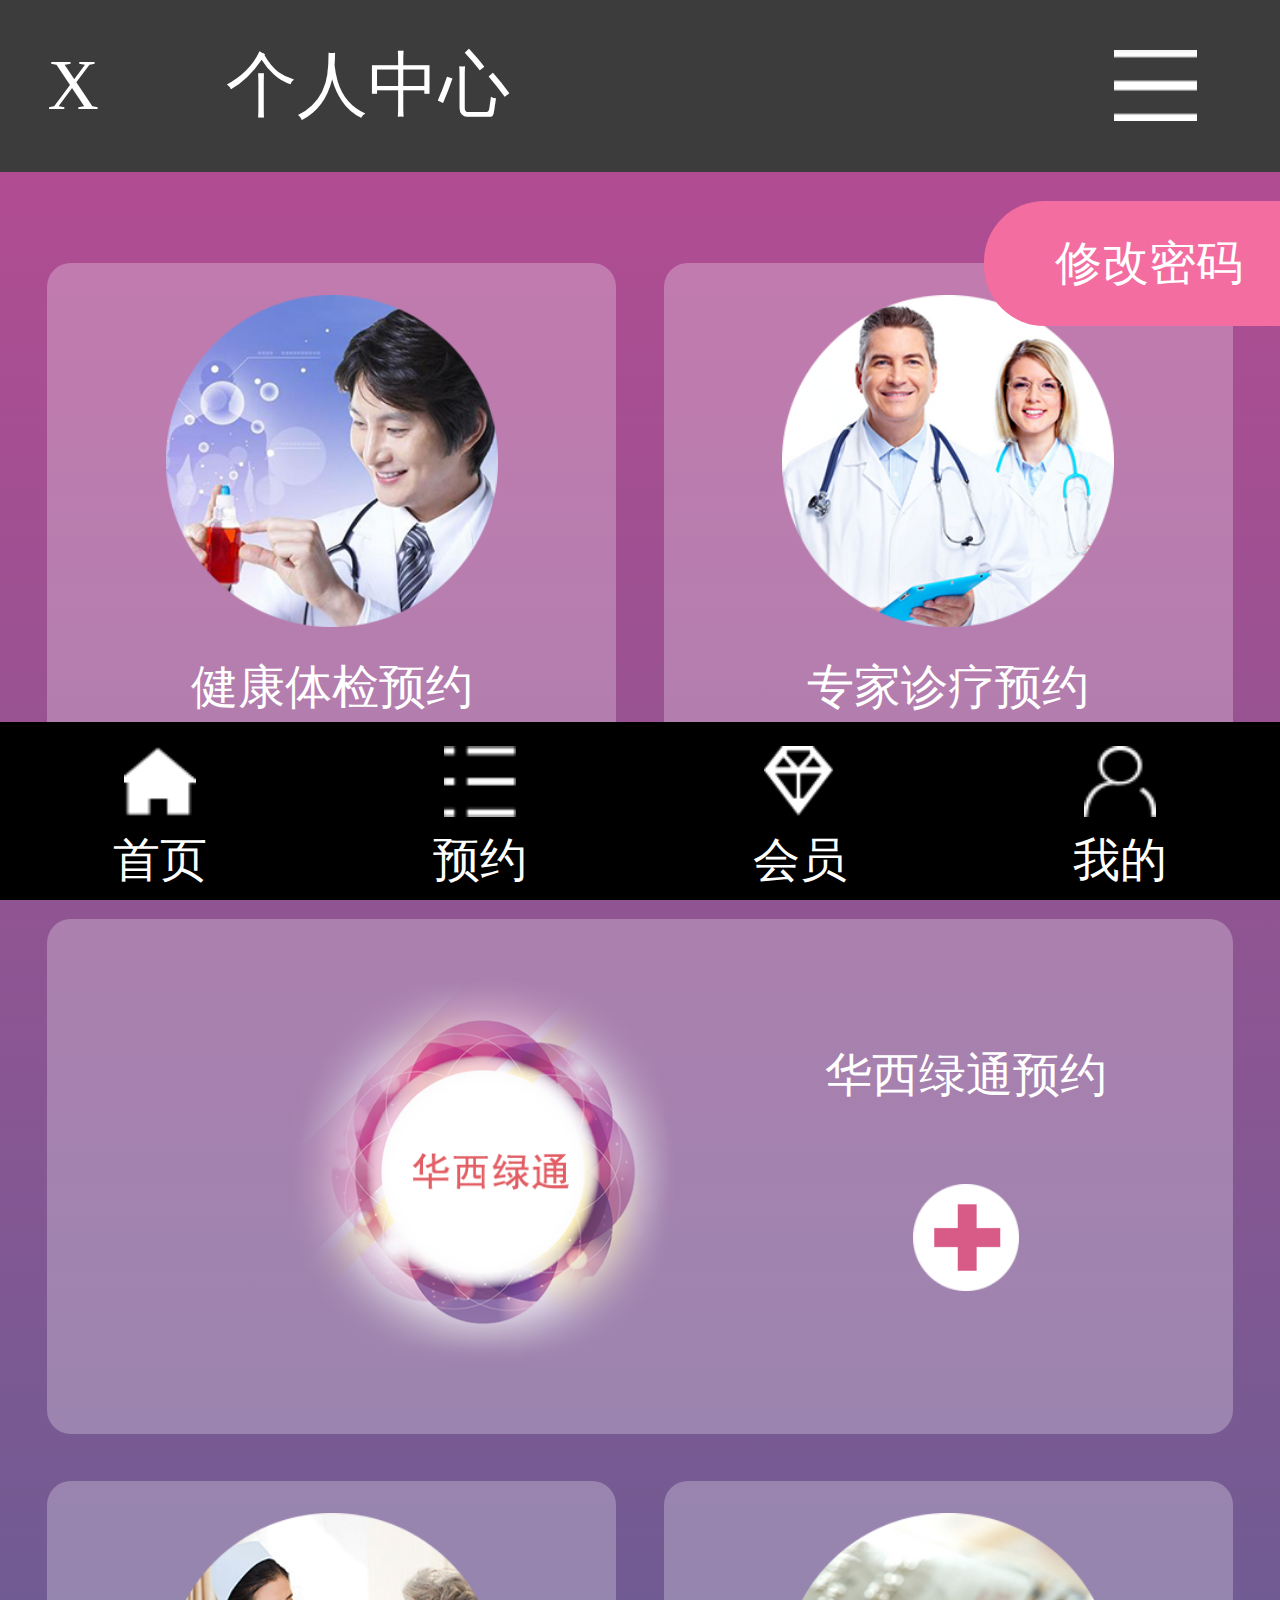
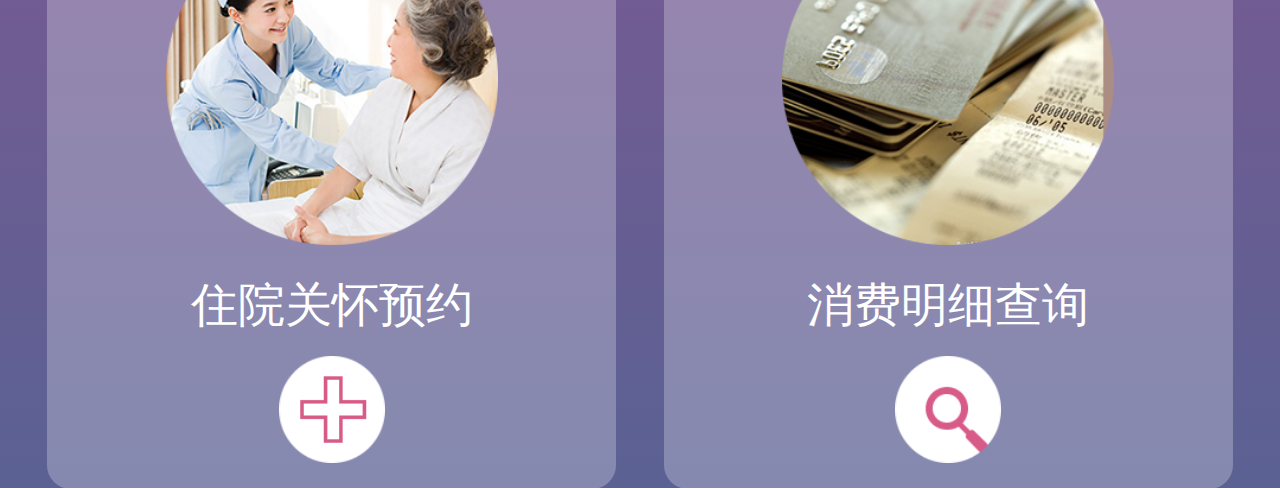
<file: demo2/设计图.html>
<!DOCTYPE html>
<html>
<head>
	<title></title>
	<meta charset="utf-8">
	<meta name=”viewport” content=”width=device-width, initial-scale=1, maximum-scale=1″>
	<script type="text/javascript" src="rem.js"></script>
	<style type="text/css">
		*{
			padding:0;
			margin:0;
		}
		header{
			width: 100%;
			height:1.45rem;
			background-color: #3c3c3c;
			font-size:0.6rem;
			line-height:1.45rem;
			color:#FFF;
		}
		.close{
			margin:0 0.92rem 0 0.4rem;
		}
		.menu{	
			width:0.7rem;
			height:0.6rem;
			float:right;
			margin:0.42rem 0.7rem 0 0;
		}
		.main{
			height:15rem;
			font-size:0.4rem;
			color:#fff;
			background:linear-gradient(#b14c92,#5b6193); 
			padding:0.37rem 0.4rem 0.8rem 0;
		}
		.right{
			width:2.5rem;
			height:1.05rem;
			line-height: 1.05rem;
			color:#fff;
			font-size:0.4rem;
			text-indent:0.6rem;
			position:fixed;
			background-color: #f36da0;
			top:1.7rem;
			right:0;
			border-radius:0.51rem 0 0 0.51rem;
		}
		.item{
			width:4.8rem;
			height:5.13rem;
			float: left;
			background: rgba(255,255,255,0.26);
			border-radius:0.2rem;
			margin-left:0.4rem;
			margin-top:0.4rem;
			text-align: center;
		}
		.center{
			width:10rem;
			height:4.35rem;
			text-align: center;
			float: left;
			background: rgba(255,255,255,0.26);
			border-radius:0.2rem;
			margin-left:0.4rem;
			margin-top:0.4rem;
		}
		.big{
			padding-top:0.27rem;
			width:2.8rem;
			height:2.8rem
		}
		.small{
			width:0.9rem;
			height:0.9rem
		}
		.footer{
			background-color: #000;
			height:1.5rem;
			position: fixed;
			bottom: 0;
		}
		.footer li{
			width: 25%;
			list-style-type: none;
			float: left;
			color: #fff;
			font-size:0.4rem;
			text-align: center;
		}
		.footer li img{
			width:0.6rem;
			height:0.6rem;
			padding-top: 0.2rem;
			padding-left:1rem;
			padding-right:1rem;
		}
	</style>
</head>
<body>
	<header>
		<span class="close">X</span>
		<span class="title">个人中心</span>
		<img src="images/menu.png" class="menu">
	</header>
	<div class="main">
		<div class="item">
			<img src="images/VIPimage01.png" class="big">
			<p style="line-height:0.84rem">健康体检预约</p>
			<img src="images/appointment_icon.png" class="small">
		</div>
		<div class="item">
			<img src="images/VIPimage02.png" class="big">
			<p style="line-height:0.84rem">专家诊疗预约</p>
			<img src="images/appointment_icon.png" class="small">
		</div>
		<div class="center">
			<img src="images/VIPimage03.png" style="float:left;padding-left:2rem;padding-top:0.4rem;width:3.5rem;height:3.5rem">
			<p style="line-height:1.84rem;padding-top:0.4rem">华西绿通预约</p>
			<img src="images/appointment_ icon_on.png" style="width:0.9rem;height:0.9rem">
		</div>
		<div class="item">
			<img src="images/VIPimage04.png" class="big">
			<p style="line-height:0.84rem">住院关怀预约</p>
			<img src="images/appointment_icon.png" class="small">
		</div>
		<div class="item">
			<img src="images/VIPimage05.png" class="big">
			<p style="line-height:0.84rem">消费明细查询</p>
			<img src="images/search_icon.png" class="small">
		</div>
	</div>
	<div class="right">修改密码</div>
	<div class="footer">
		<ul>
			<li><img src="footerImg/footer1.png">首页</li>
			<li><img src="footerImg/footer2.png">预约</li>
			<li><img src="footerImg/footer3.png">会员</li>
			<li><img src="footerImg/footer5.png">我的</li>
		</ul>
	</div>
</body>
</html
</file>
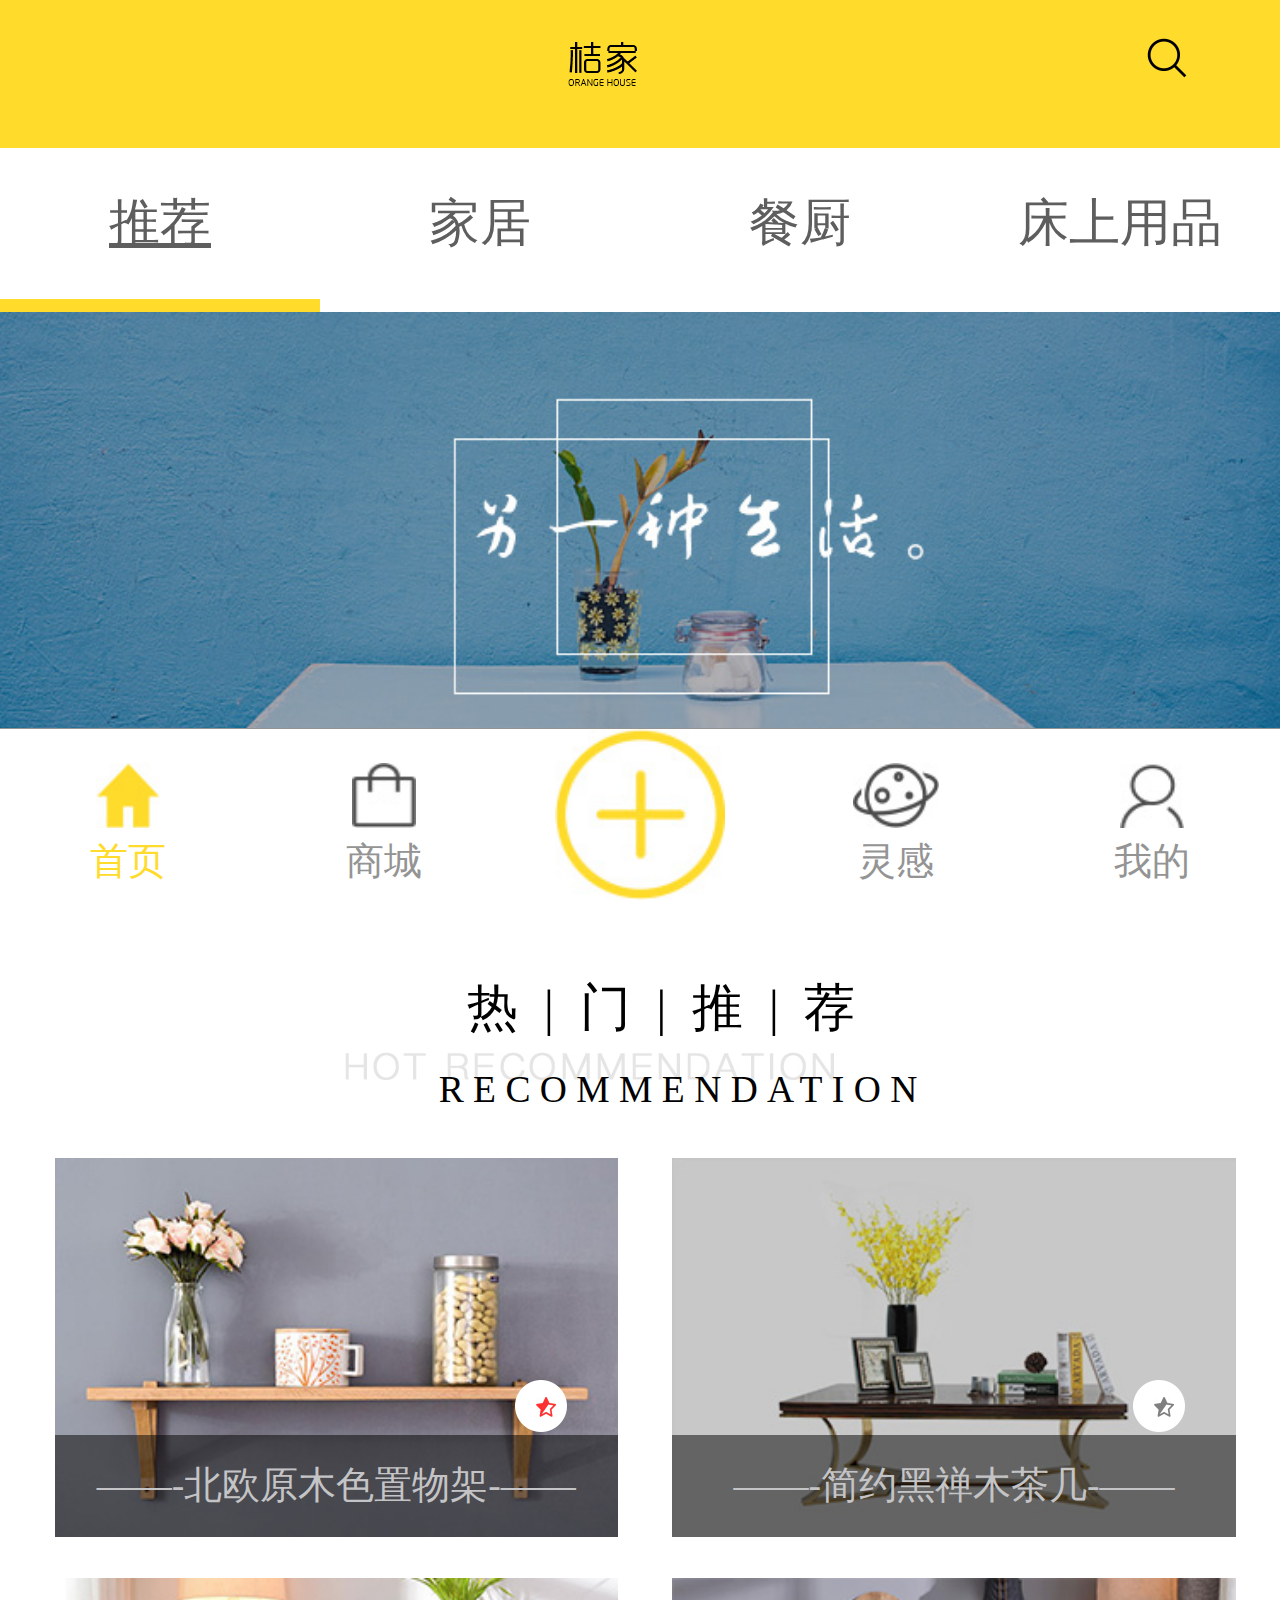
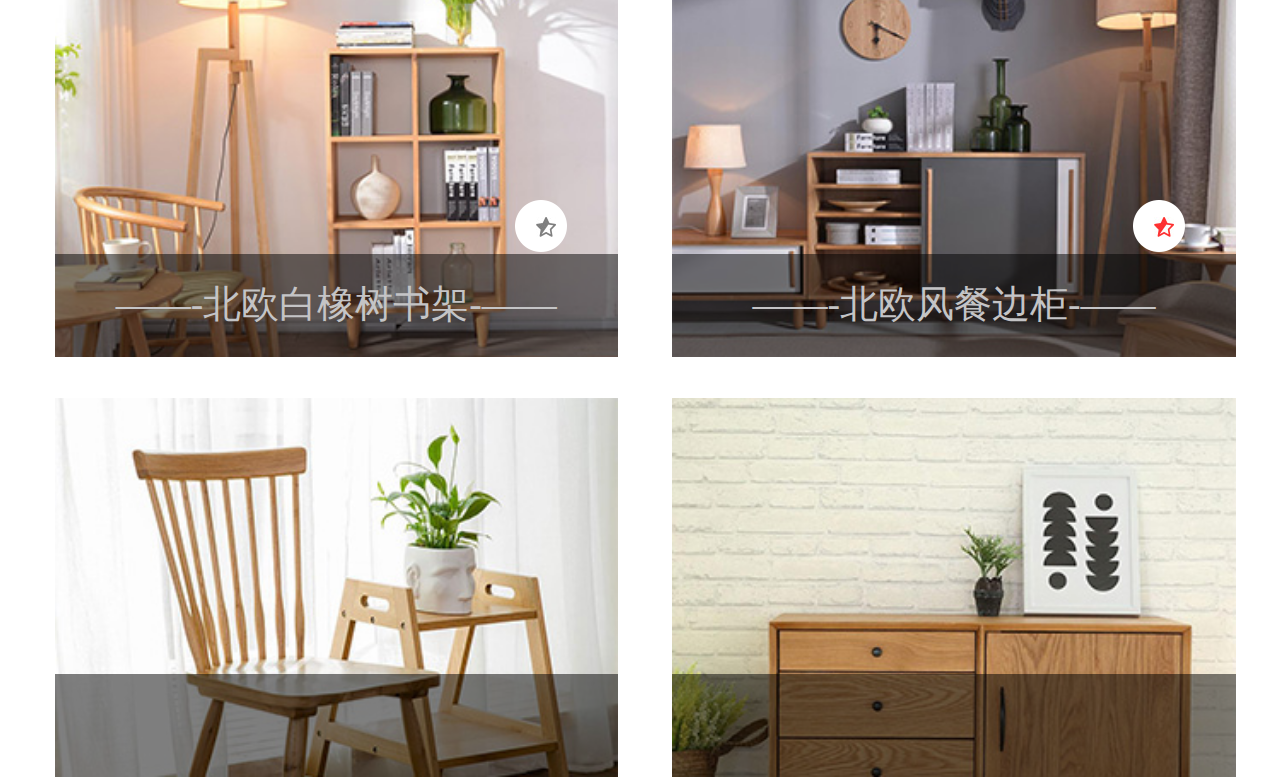
<file: demo3/jujia.html>
<!DOCTYPE html>
<html>
<head>
	<title></title>
	<meta charset="utf-8">
	<meta name=”viewport” content=”width=device-width, initial-scale=1, maximum-scale=1″>
	<script type="text/javascript" src="rem.js"></script>
	<style type="text/css">
		*{
			padding:0;
			margin:0; 
		}
		header{
			height:0.87rem;
			width: 100%;
			background-color: #ffdb2c;
		}
		.logo{
			padding-left: 3.3rem;
			padding-bottom: 0.3rem;
		}
		.search{
			margin-left:2.7rem;
			margin-bottom: 0.45rem;
		}
		.nav{
			height: 0.88rem;
			font-size: 0.3rem;
			color: #5e5e5e;
		}
		.nav ul li{
			list-style-type: none;
			float: left;
            width: 25%;
            line-height: 0.88rem;
            text-align: center;
		}
		.first{
			text-decoration:underline;
			border-bottom: 0.08rem solid #ffdb2c;
		}
		.top{
			height:3.2rem;
			width: 7.5rem;
		}
		.remen{
			height:1.28rem;
			line-height: 1.28rem;
			text-align: center;
			background-image: url(images/hot1.jpg);
			background-repeat: no-repeat;
			background-position: 2rem 0.9rem;
		}
		.back{
			width:4.9rem;
			height:0.28rem;
			margin-bottom: 0.5rem;
			margin-left: 1.22rem;
		}
		.p1{
			padding-left: 0.4rem;
			font-size:0.3rem;
			letter-spacing: 0.15rem;
		}
		.p2{
			font-size: 0.22rem;
			letter-spacing: 0.055rem;
			margin-left: 0.5rem;
			margin-top: -0.8rem;
		}
		.footer{
			width: 100%;
			height: 1rem;
			position: fixed;
			bottom: 0;
			border-top:0.01rem solid #949494; 
			background-color: #fff;
		}
		.fimg{
			width: 0.38rem;
			height: 0.38rem;
			margin-top: 0.2rem;
		}
		.fimg3{
			width: 1rem;
			height: 1rem;
		}
		.fimg4{
			width: 0.5rem;
			height: 0.38rem;
			margin-top: 0.2rem;
		}
		.footer li{
			width: 20%;
			list-style-type: none;
			float: left;
			font-size:0.22rem;
			text-align: center;
		}
		.fdiv{
			color: #949494;
		}
		.item{
			float: left;
			margin-left: 0.32rem;
			margin-top:0.24rem;
			width: 3.3rem;
			height: 2.22rem;
			background-size: 3.3rem 2.22rem;
		}
		.item1{
			height:0.6rem;
			width: 3.3rem;
			background: rgba(0,0,0,0.5);
			margin-top: 1.62rem;
			font-size: 0.22rem;
			color: #c4c4c6;
			line-height:0.6rem;
			text-align: center;
		}
		.circle{
			position: absolute;
            margin-top: 1.3rem;
            margin-left: 2.7rem; 
		}
		.star{
			position: absolute;
            margin-top: 1.4rem;
            margin-left: 2.82rem; 
		}
	</style>
</head>
<body>
	<header>
		<img src="images/logo.png" class="logo">
		<img src="images/search.png" class="search">		
	</header>
	<div class="nav">
		<ul>
			<li class="first">推荐</li>
			<li>家居</li>
			<li>餐厨</li>
			<li>床上用品</li>
		</ul>
	</div>
	<div>
		<img src="images/top.jpg"  class="top">
	</div>
	<div class="remen">
		<p class="p1">热|门|推|荐</p>
		<p class="p2">RECOMMENDATION</p>
	</div>
	<div class="main">
		<div class="item" style="background-image:url(images/hot2.png)">
			<img src="images/circle.png" class="circle">
			<img src="images/star1.png" class="star">
			<div class="item1">——-北欧原木色置物架-——</div>
		</div>
		<div class="item" style="background-image:url(images/hot3.png)">
			<img src="images/circle.png" class="circle">
			<img src="images/star2.png" class="star">
			<div class="item1">——-简约黑禅木茶几-——</div>
		</div>
		<div class="item" style="background-image:url(images/hot4.png)">
			<img src="images/circle.png" class="circle">
			<img src="images/star2.png" class="star">
			<div class="item1">——-北欧白橡树书架-——</div>
		</div>
		<div class="item" style="background-image:url(images/hot5.png)">
			<img src="images/circle.png" class="circle">
			<img src="images/star1.png" class="star">
			<div class="item1">——-北欧风餐边柜-——</div>
		</div>
		<div class="item"style="background-image:url(images/hot6.png)">
			<div class="item1"></div>
		</div>
		<div class="item"style="background-image:url(images/hot7.png)">
			<div class="item1"></div>
		</div>
	</div>
	<div class="footer">
		<ul>
			<li>
				<img src="images/footer1.png" class="fimg">
				<div style="color:#ffdb2c">首页</div>
				</li>
			<li><img src="images/footer2.png" class="fimg"><div class="fdiv">商城</div></li>
			<li><img src="images/footer3.png" class="fimg3"></li>
			<li><img src="images/footer4.png" class="fimg4"><div class="fdiv">灵感</div></li>
			<li><img src="images/footer5.jpg" class="fimg"><div class="fdiv">我的</div></li>
		</ul>		
	</div>
</body>
</html>
</file>
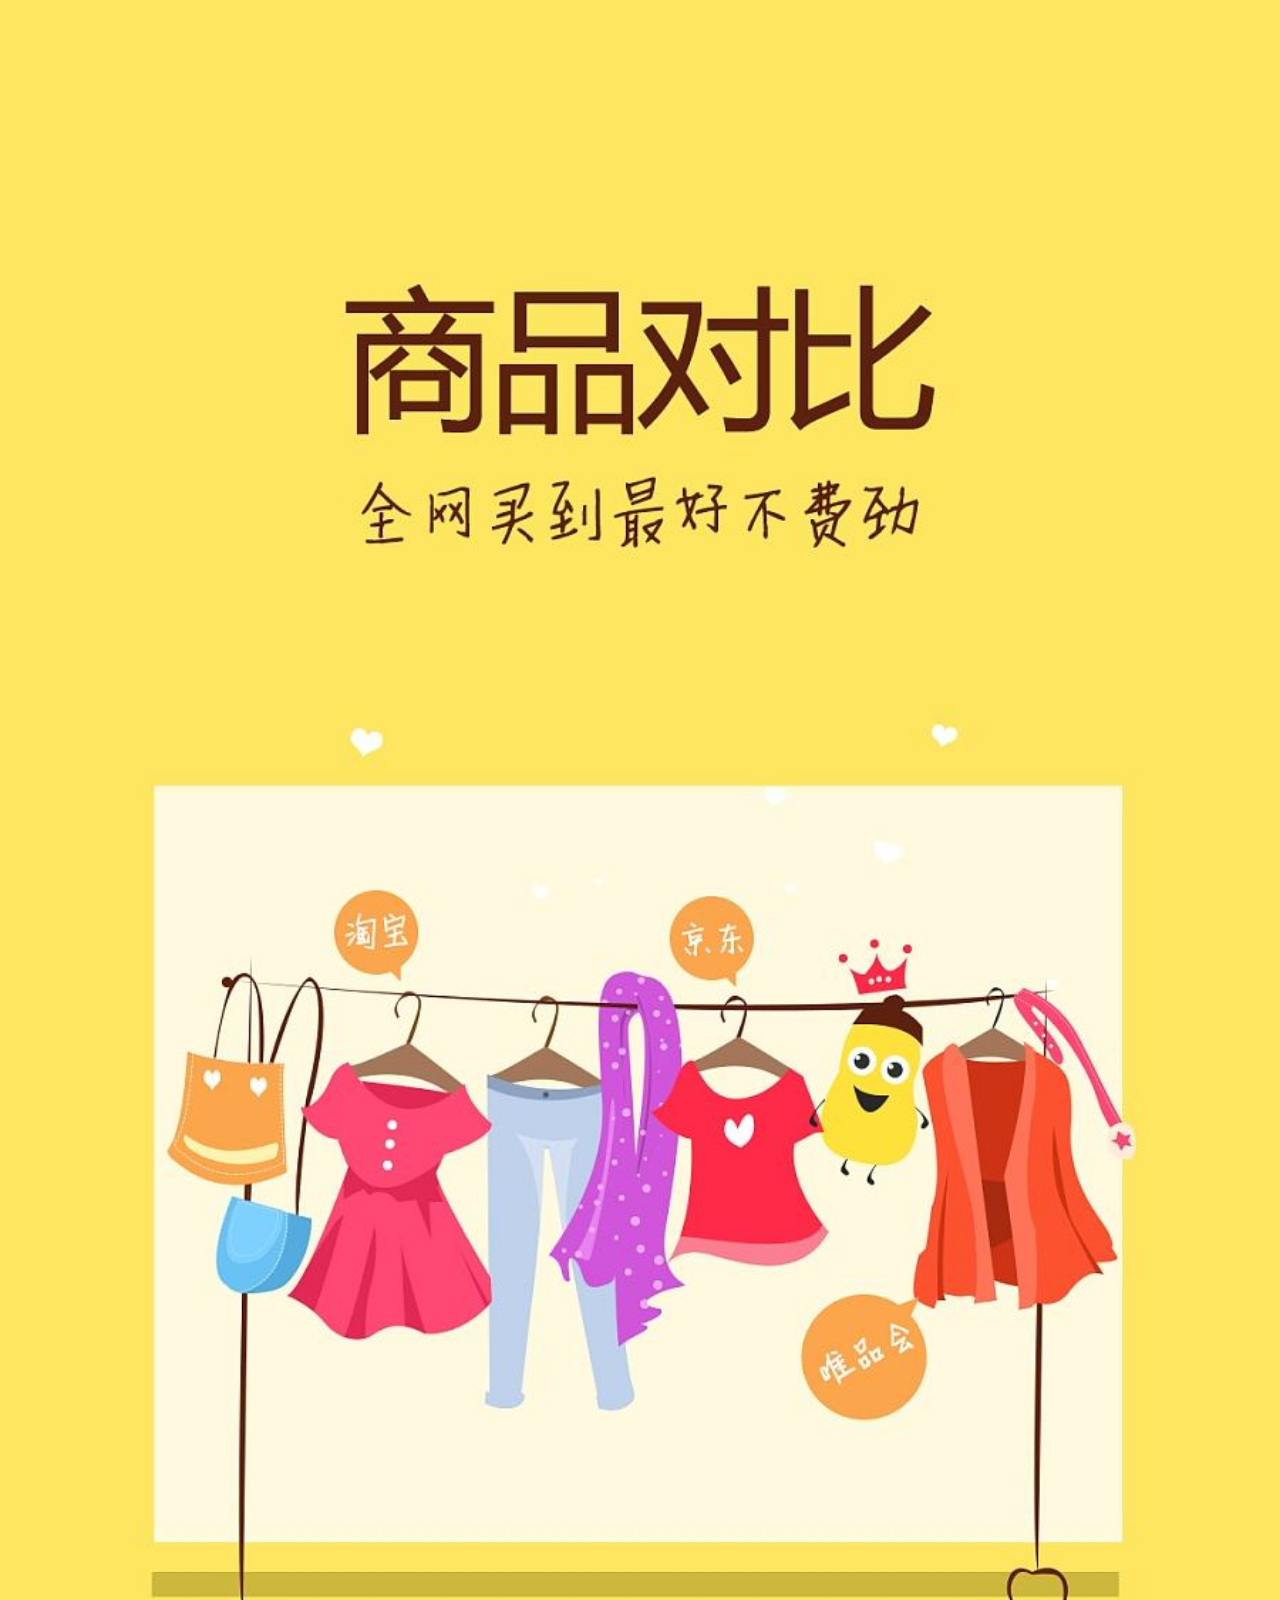
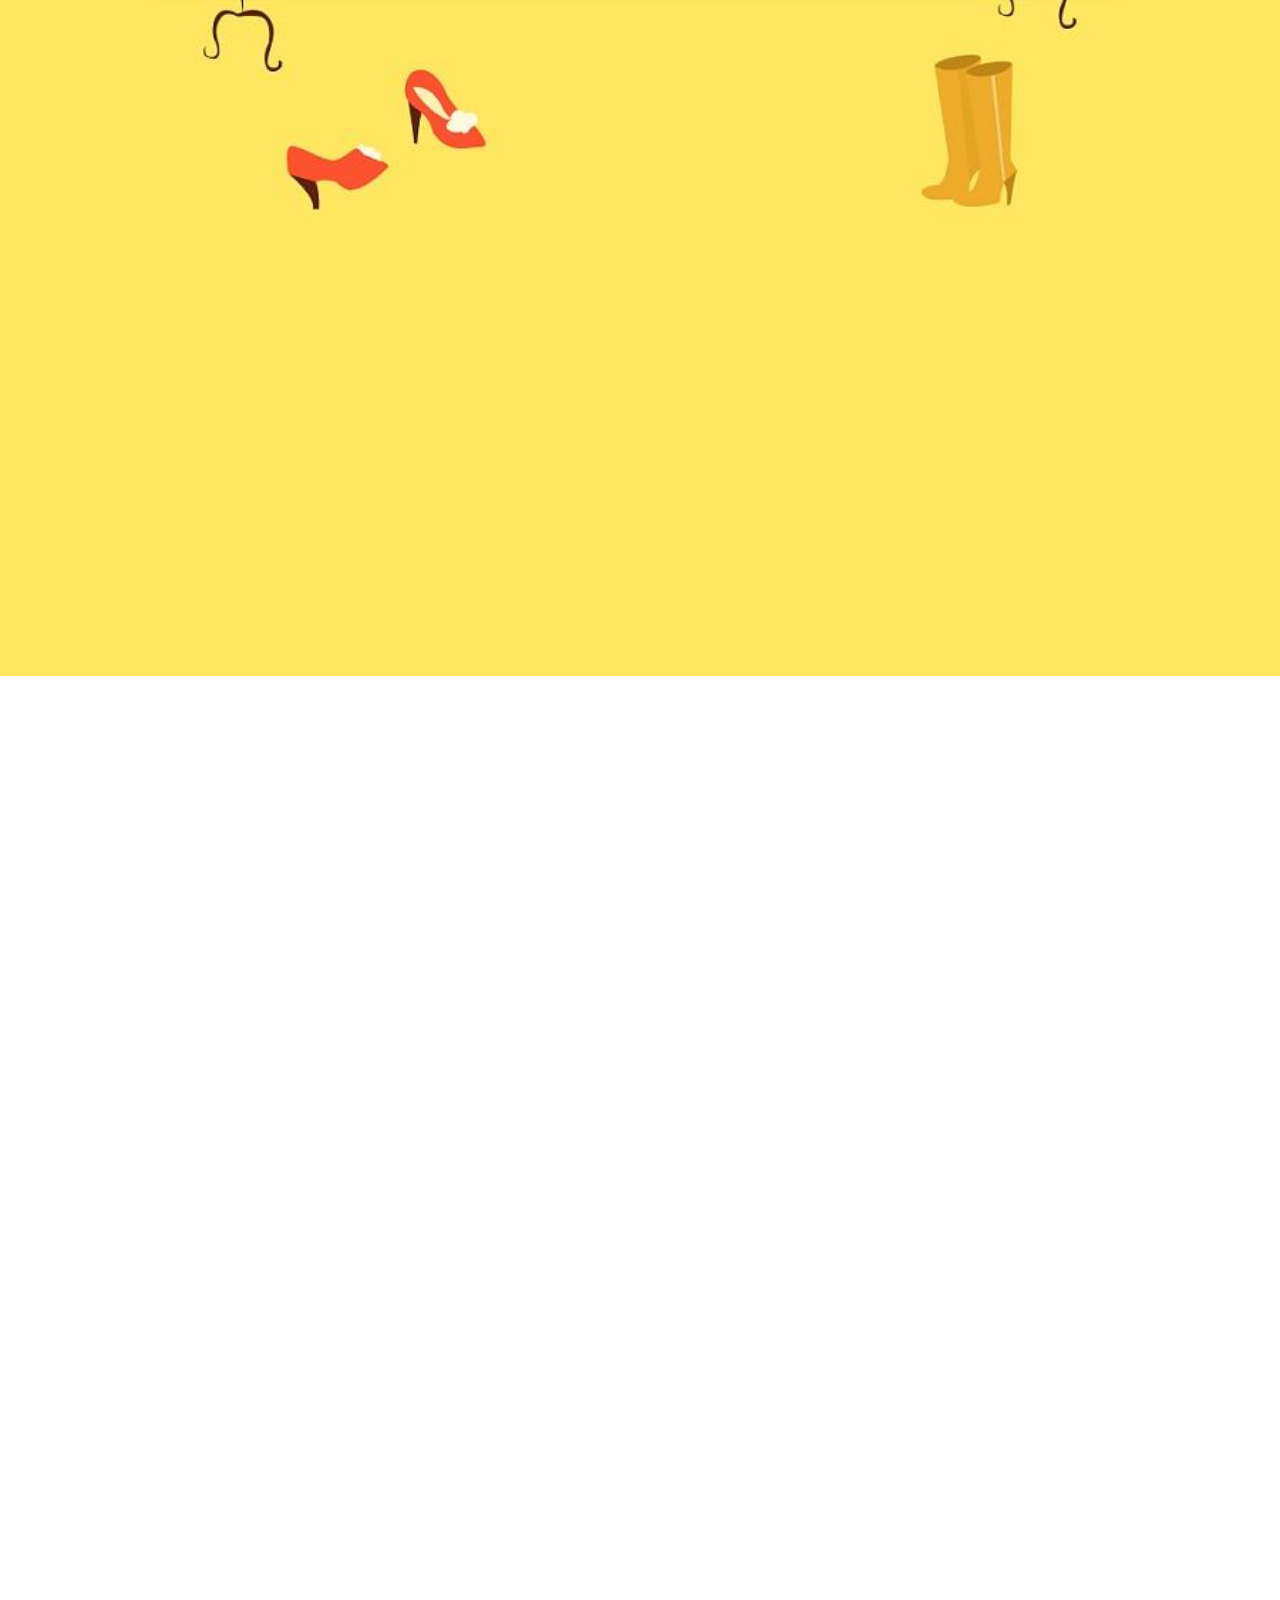
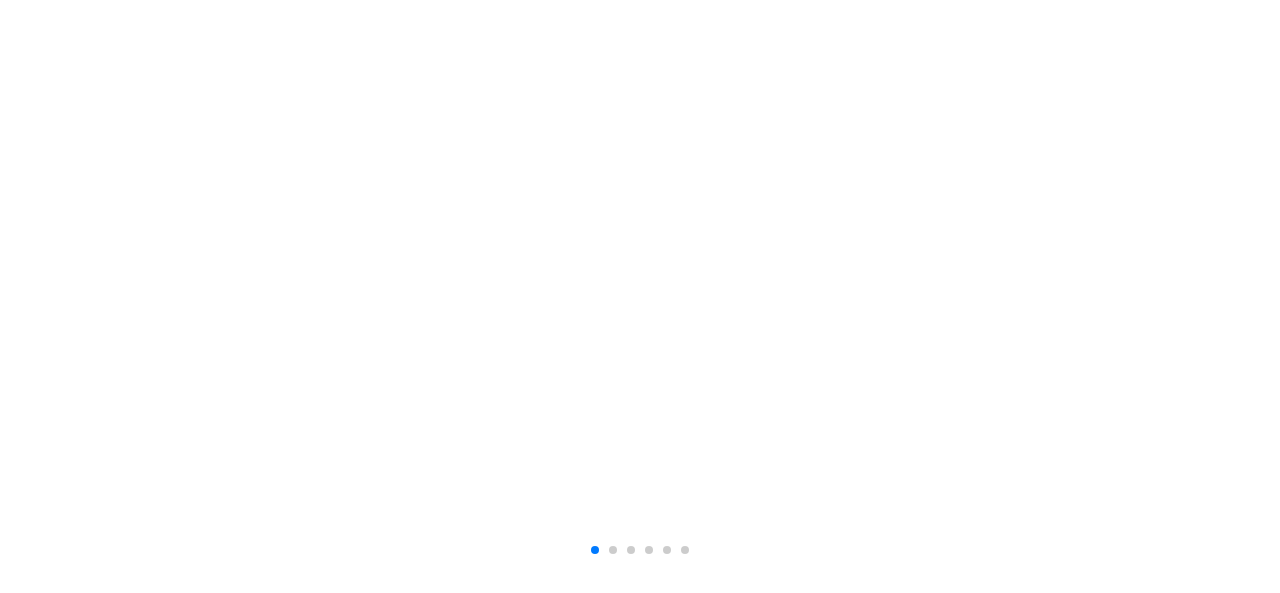
<file: shopping/start.html>
<!DOCTYPE html>
<html>
<head>
	<title>启动动画</title>
	<meta charset="utf-8">
	<meta name="viewport" content="width=device-width, user-scalable=no, initial-scale=1.0">
    <link rel="stylesheet" href="css/swiper.min.css" />
    <link rel="stylesheet" href="css/start.css" />
    <script type="text/javascript" src="js/jquery-2.2.2.js" ></script>
    <script src="js/swiper.min.js"></script>
    <script src="js/rem.js"></script>
    
</head>
<body>
  <!-- Swiper -->
  <div class="swiper-container" id="all">
    <div class="swiper-wrapper">
      <div class="swiper-slide"><img src="images/timg1.jpg"></div>
      <div class="swiper-slide"><img src="images/timg2.jpg"></div>
      <div class="swiper-slide"><img src="images/timg3.jpg"></div>
      <div class="swiper-slide"><img src="images/timg4.jpg"></div>
      <div class="swiper-slide"><img src="images/timg5.jpg"></div>
      <div class="swiper-slide"><button id='btn'><a href="index.html" rel="external">开启购物之旅>></a></button></div>
    </div>
    <div class="swiper-pagination"></div>
  </div>
  <script src='js/start.js'></script>
</body>
</html>
</file>
<file: shopping/css/start.css>
*{
    margin:0;
   	padding:0;
}
.swiper-container {
    width: 100%;
    height: 100%;
}
img{
    	width: 100%;
      	height: 100%;
    }
    #all{
		background: url(../images/bag.jpg) no-repeat;
		background-size:100%;
    }
    button{
    	background-color:#D2691E;
    	border: none;
    	color: #fff;
   	 	margin:15rem 2.5rem;
    	text-align: center;
    	text-decoration: none;
    	display: inline-block;
    	font-size: 0.7rem;
    	border-radius: 0.3rem;
    	width: 6rem;
    	height: 2rem;
    }
    button:hover {
    	box-shadow: 0 0.12rem 0.16rem 0 rgba(0,0,0,0.24), 0 0.17rem 0.5rem 0 rgba(0,0,0,0.19);
	}
	button a{
		text-decoration: none;
		color:#fff;
	}
</file>
